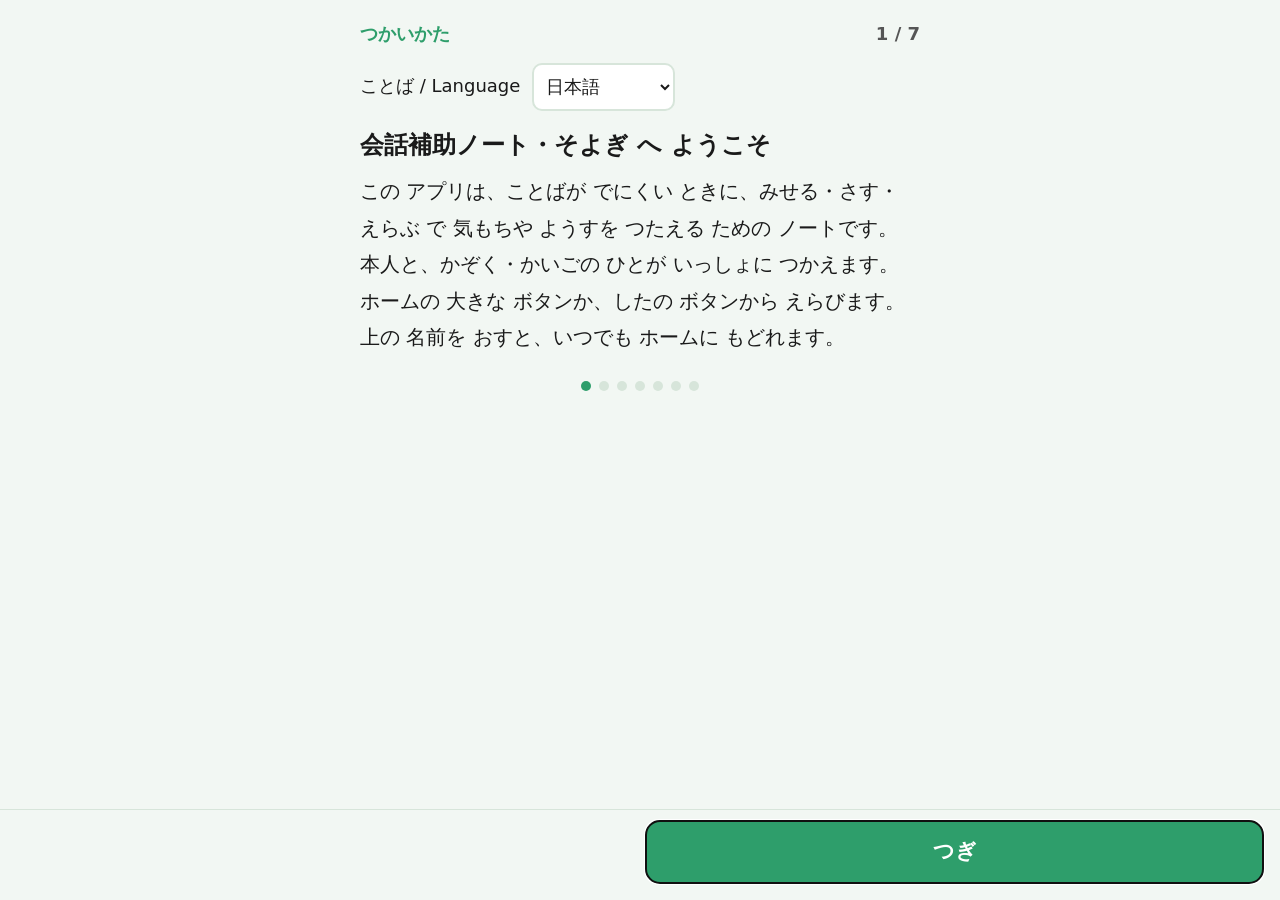
<file: index.html>
<!DOCTYPE html>
<html lang="ja">
<head>
<meta charset="UTF-8">
<meta name="viewport" content="width=device-width, initial-scale=1, viewport-fit=cover">
<meta name="theme-color" content="#2e9e6b">
<title>会話補助ノート・そよぎ</title>
<meta name="description" content="みせる・さして・つたえる、会話をたすけるノート。はい/いいえ・体調・写真・数字・文字で、話す言葉に頼らず気持ちや用事を伝えられます。完全オフライン・登録なし・広告なし・無料・12言語。">
<meta property="og:title" content="会話補助ノート・そよぎ">
<meta property="og:description" content="みせて・さして・つたえる、会話をたすけるノート。はい/いいえ・体調・写真・数字・文字で伝える。オフライン・登録なし・広告なし・無料・12言語。">
<meta property="og:type" content="website">
<meta property="og:url" content="https://kaiwa-hojo-note-web.vercel.app/">
<meta property="og:image" content="https://kaiwa-hojo-note-web.vercel.app/icons/fc-card-3x2.png">
<meta name="twitter:card" content="summary_large_image">
<!-- Farcaster Mini App 埋め込み（タイムラインで画像＋ボタン→タップで起動）🔴web側専用・Play側(www)に入れない -->
<meta name="fc:miniapp" content='{"version":"1","imageUrl":"https://kaiwa-hojo-note-web.vercel.app/icons/fc-card-3x2.png","button":{"title":"🗒️ ひらく / Open","action":{"type":"launch_miniapp","name":"会話補助ノート・そよぎ","url":"https://kaiwa-hojo-note-web.vercel.app/","splashImageUrl":"https://kaiwa-hojo-note-web.vercel.app/icons/icon-512.png","splashBackgroundColor":"#2e9e6b"}}}' />
<meta name="fc:frame" content='{"version":"1","imageUrl":"https://kaiwa-hojo-note-web.vercel.app/icons/fc-card-3x2.png","button":{"title":"🗒️ ひらく / Open","action":{"type":"launch_frame","name":"会話補助ノート・そよぎ","url":"https://kaiwa-hojo-note-web.vercel.app/","splashImageUrl":"https://kaiwa-hojo-note-web.vercel.app/icons/icon-512.png","splashBackgroundColor":"#2e9e6b"}}}' />
<link rel="manifest" href="manifest.json">
<link rel="icon" href="icons/icon-192.png">
<link rel="apple-touch-icon" href="icons/icon-192.png">
<link rel="stylesheet" href="style.css">
</head>
<body class="fs0">
<header id="hd">
  <div id="hd-title" role="button" tabindex="0">会話補助ノート・そよぎ</div>
  <div id="hd-right">
    <div id="hd-lock-wrap">
      <span id="hd-lock-hint" class="hd-lock-hint">せっていはロックを解除</span>
      <button id="hd-lock" class="hd-lock" aria-label="ロック">🔒</button>
    </div>
    <div id="lang-wrap">
      <span class="lang-label">Language</span>
      <select id="set-lang" aria-label="Language 言語">
        <option value="ja">日本語</option>
        <option value="en">English</option>
        <option value="de">Deutsch</option>
        <option value="fr">Français</option>
        <option value="es">Español</option>
        <option value="it">Italiano</option>
        <option value="pt">Português</option>
        <option value="nl">Nederlands</option>
        <option value="sv">Svenska</option>
        <option value="ko">한국어</option>
        <option value="zh">简体中文</option>
        <option value="ar">العربية</option>
      </select>
    </div>
  </div>
</header>

<main id="main">

  <!-- ホーム(既定表示・5カテゴリの入口。ヘッダーの名前タップでいつでも戻れる) -->
  <section id="scr-home" class="screen">
    <div class="home-wrap">
      <div id="home-logo" class="home-logo" aria-hidden="true">🗒️</div>
      <h1 id="home-name" class="home-name">会話補助ノート・そよぎ</h1>
      <p id="home-tagline" class="home-tagline"></p>
      <p id="home-welcome" class="home-welcome"></p>
      <!-- ホームの大ボタン(5カテゴリ・app.jsが動的生成。フッターナビと同じ行き先) -->
      <div id="home-cats" class="home-cats"></div>
    </div>
  </section>

  <!-- カテゴリ5画面(中身は screens/*.js が並行で実装。v0.1はタイトルのみのプレースホルダー) -->
  <section id="scr-yesno"  class="screen hidden placeholder-screen" data-screen="yesno"></section>
  <section id="scr-health" class="screen hidden placeholder-screen" data-screen="health"></section>
  <section id="scr-photo"  class="screen hidden placeholder-screen" data-screen="photo"></section>
  <section id="scr-number" class="screen hidden placeholder-screen" data-screen="number"></section>
  <section id="scr-kana"   class="screen hidden placeholder-screen" data-screen="kana"></section>

  <!-- せってい(作成モードでのみナビに現れる。項目は置くが動作は最小) -->
  <section id="scr-set" class="screen hidden">
    <div class="lock-row">
      <span id="lock-note" class="hint"></span>
      <div class="set-row"><span id="lbl-tapn"></span><button id="btn-tapn" class="set-btn"></button></div>
      <button id="btn-lock" class="ghost-btn lock-btn"></button>
    </div>

    <h2 id="set-h-normal" class="sec-h"></h2>
    <div class="set-row"><span id="lbl-fs"></span><button id="btn-fs" class="set-btn"></button></div>
    <div class="set-row"><span id="lbl-showtext"></span><button id="btn-showtext" class="set-btn"></button></div>
    <div class="set-row"><span id="lbl-tts"></span><button id="btn-tts" class="set-btn"></button></div>
    <div class="set-row"><span id="lbl-weakside"></span><button id="btn-weakside" class="set-btn"></button></div>
    <div class="set-row"><span id="lbl-theme"></span><button id="btn-theme" class="set-btn"></button></div>
    <div class="set-row"><span id="lbl-bgm"></span><button id="btn-bgm" class="set-btn"></button></div>
    <div class="set-row"><span id="lbl-vol"></span><button id="btn-vol" class="set-btn"></button></div>
    <!-- はじめての つかいかた を もう一度(app.js openGuide・2026-09-30) -->
    <div id="set-guide-row" class="set-row"><span id="lbl-guide"></span><button id="btn-guide" class="set-btn"></button></div>

    <h2 id="set-h-backup" class="sec-h"></h2>
    <p id="bk-hint" class="hint"></p>
    <p id="bk-size" class="hint hidden"></p>
    <div class="bk-row">
      <button id="bk-export" class="set-btn"></button>
      <button id="bk-import" class="set-btn"></button>
    </div>
    <input id="bk-file" type="file" accept="application/json,.json" class="hidden">

    <p class="credit"><a id="link-privacy" href="privacy.html"></a></p>
    <p class="credit"><a id="about-credit" href="https://soudansoyogi.com/" target="_blank" rel="noopener"></a></p>
    <p id="about-ver" class="credit"></p>
  </section>

</main>

<nav id="navbar">
  <button id="nav-yesno"  class="nav-btn" data-screen="yesno"></button>
  <button id="nav-health" class="nav-btn" data-screen="health"></button>
  <button id="nav-photo"  class="nav-btn" data-screen="photo"></button>
  <button id="nav-number" class="nav-btn" data-screen="number"></button>
  <button id="nav-kana"   class="nav-btn" data-screen="kana"></button>
  <button id="nav-set"    class="nav-btn hidden" data-screen="set"></button>
</nav>

<div id="toast" class="toast" role="status" aria-live="polite"></div>

<script src="audio.js"></script>
<script src="tap.js"></script>
<script src="i18n.js"></script>
<script src="screens/router.js"></script>
<script src="screens/yesno.js"></script>
<script src="screens/health.js"></script>
<script src="screens/photo.js"></script>
<script src="screens/number.js"></script>
<script src="screens/kana.js"></script>
<script src="app.js"></script>
<!-- Farcaster Mini App SDK・読み込み完了を通知しスプラッシュを閉じる（Farcaster外では無害にスキップ）🔴web側専用 -->
<script type="module">
  /* Farcaster の中(iframe / アプリの WebView)で開いたときだけ SDK を読む。ふつうのブラウザ・PWA では外へつながない */
  if ((window.self !== window.top) || window.ReactNativeWebView) {
    try {
      const { sdk } = await import("https://esm.sh/@farcaster/miniapp-sdk");
      await sdk.actions.ready();
    } catch (e) { /* Farcaster外では何もしない */ }
  }
</script>
</body>
</html>
</file>
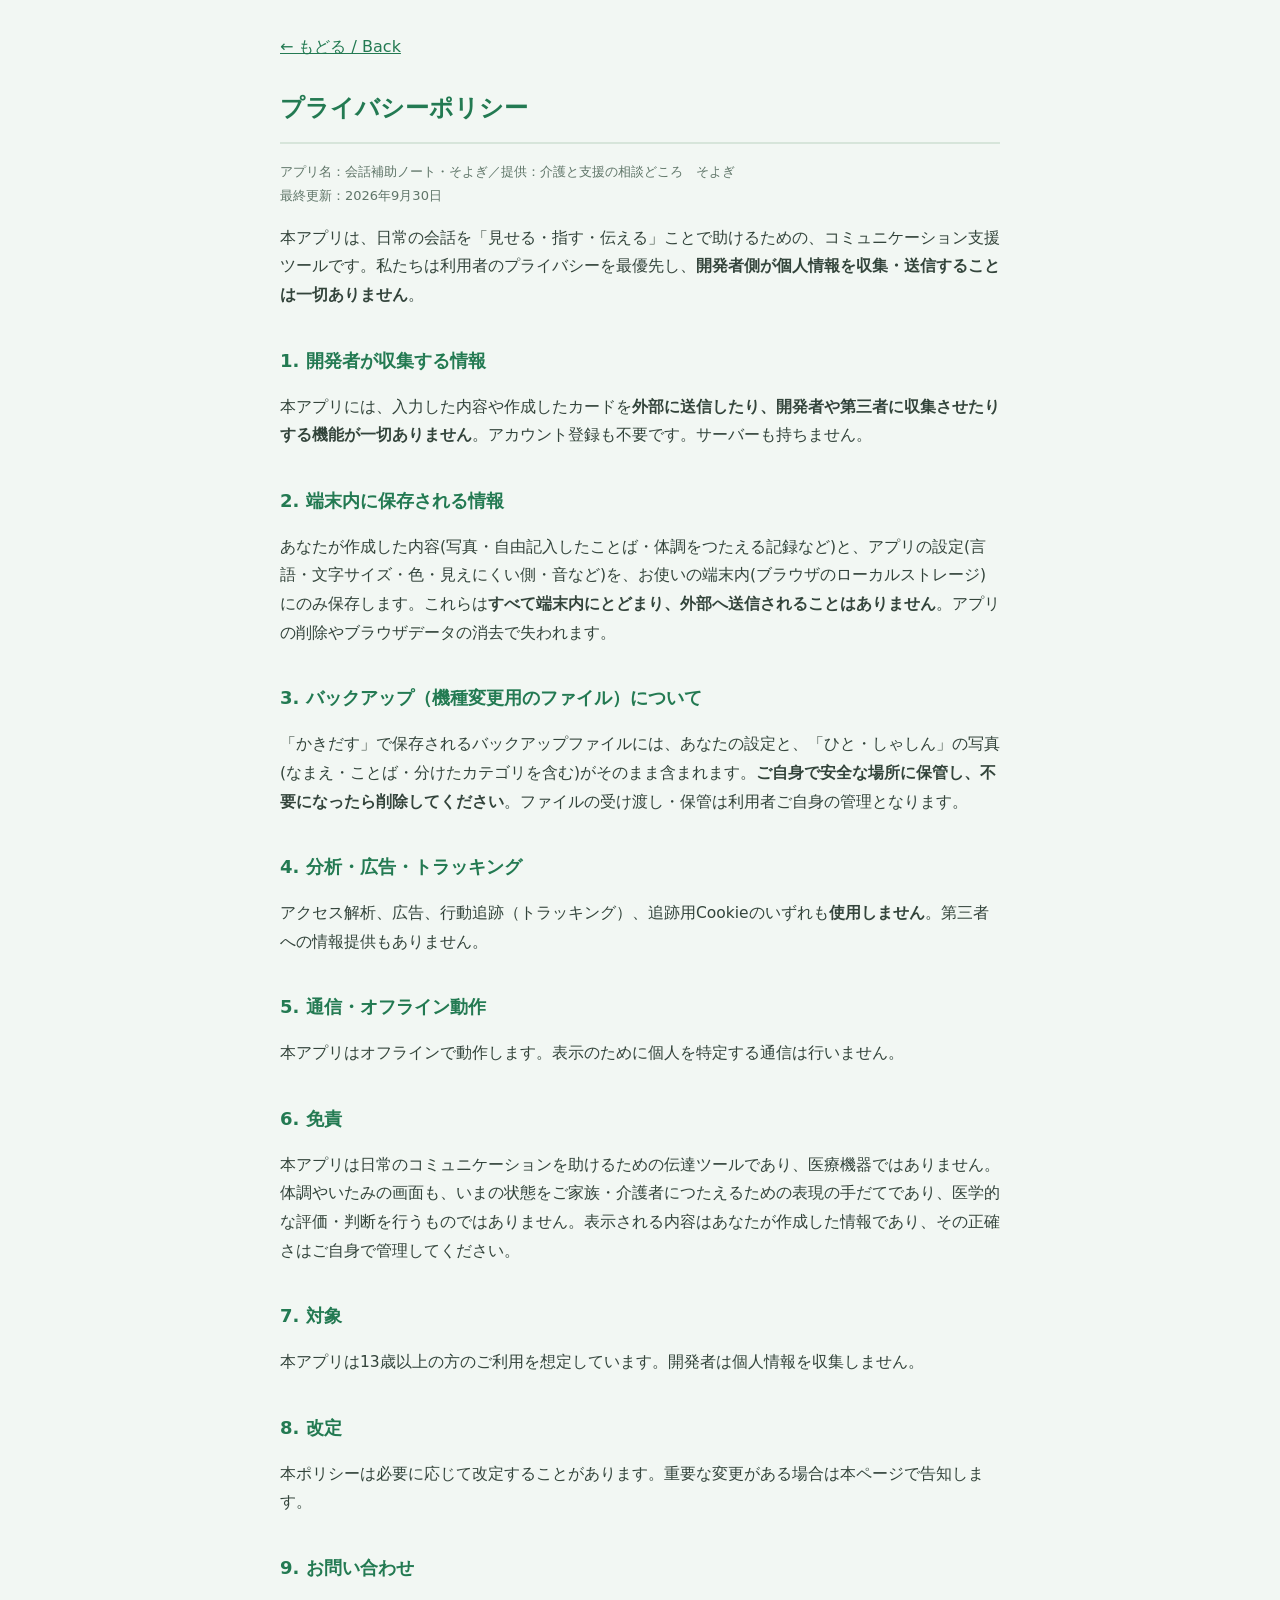
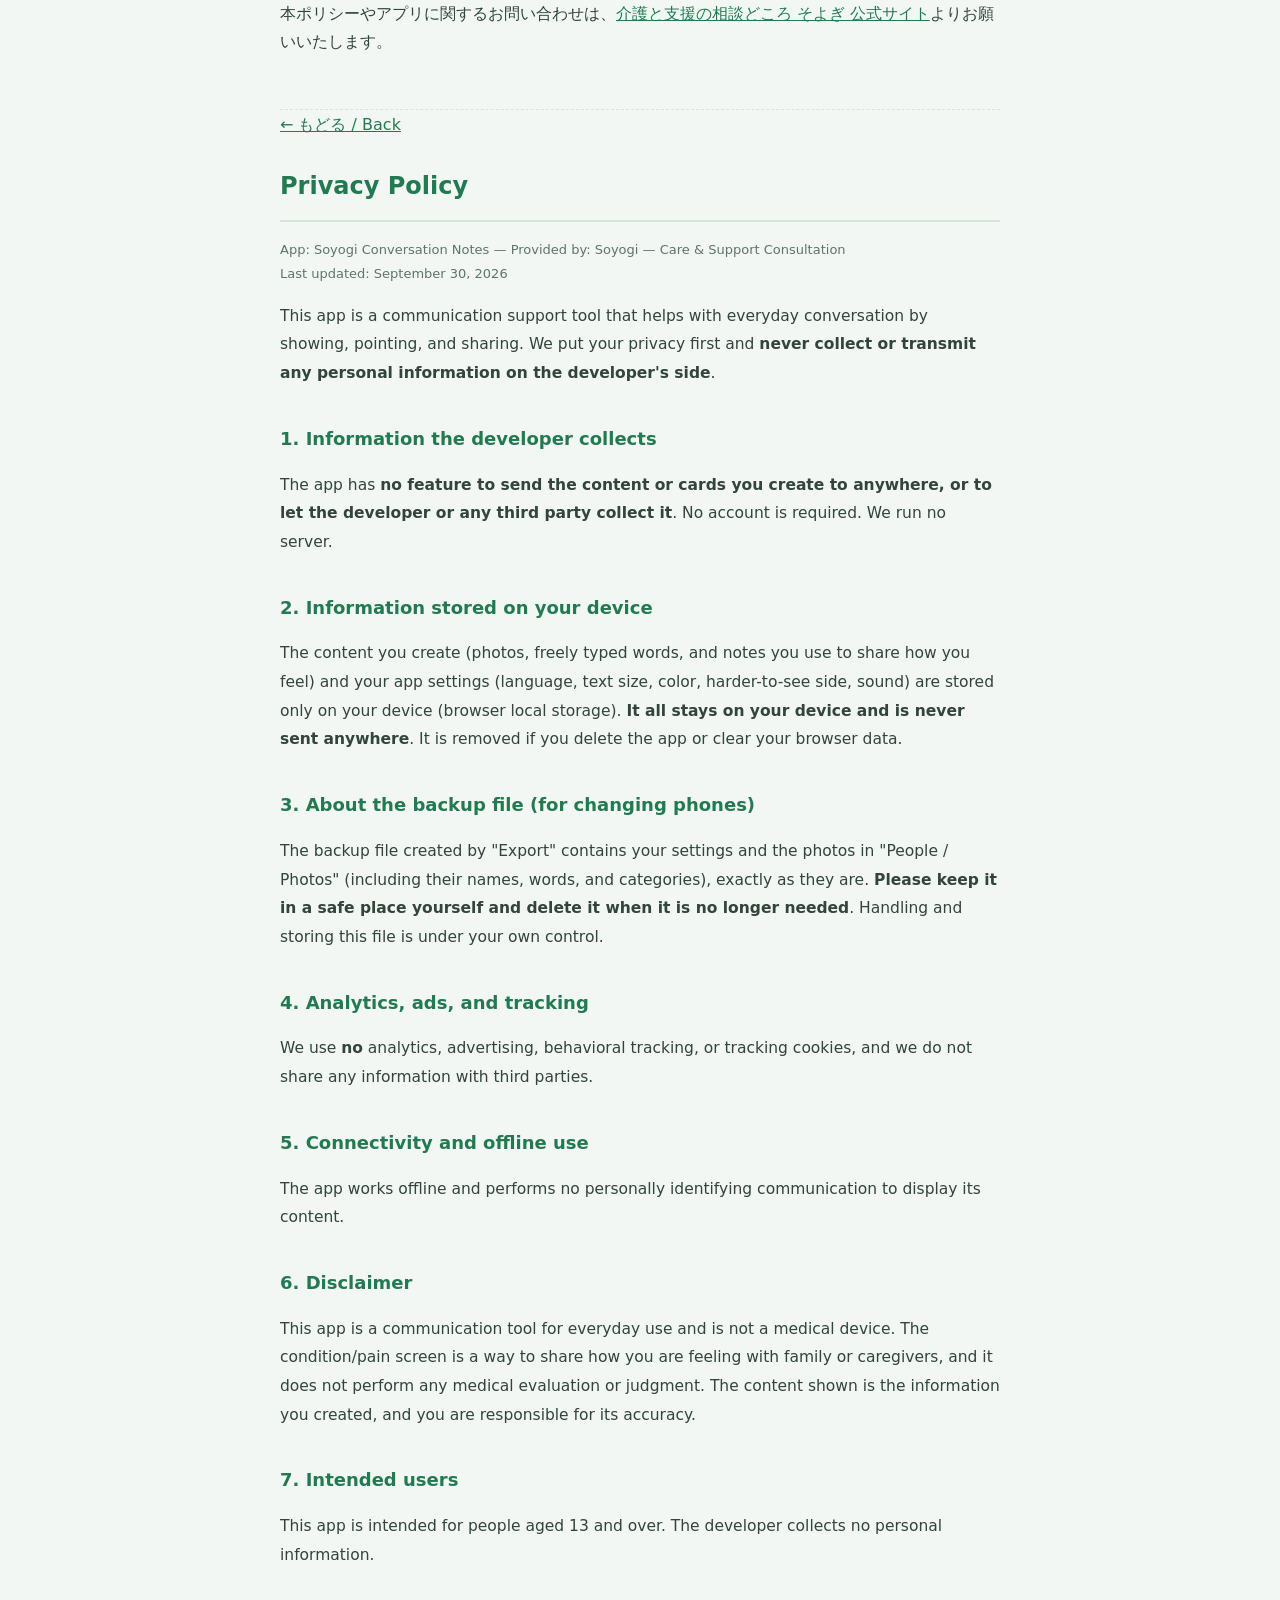
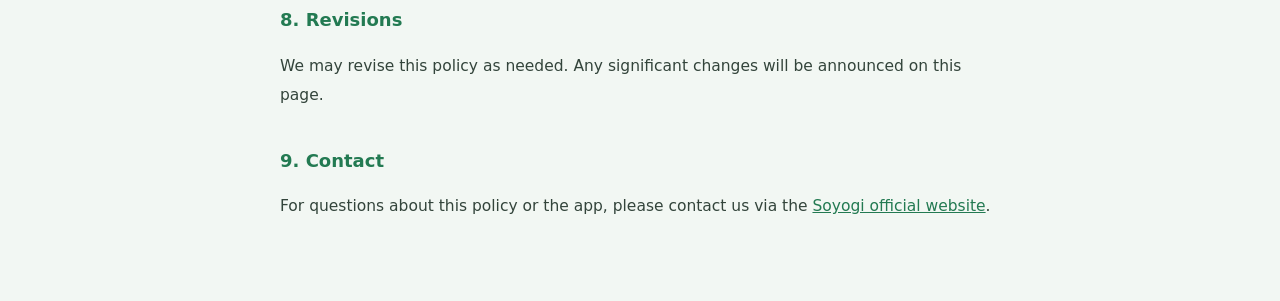
<file: privacy.html>
<!DOCTYPE html>
<html lang="ja">
<head>
<meta charset="UTF-8">
<meta name="viewport" content="width=device-width, initial-scale=1.0">
<meta name="theme-color" content="#2e9e6b">
<title>プライバシーポリシー｜会話補助ノート・そよぎ</title>
<style>
  :root{ --brand:#237a52; --ink:#33443b; --soft:#5f7568; --line:#d7e5da; --bg:#f2f7f3; }
  *{box-sizing:border-box;}
  body{ margin:0; background:var(--bg); color:var(--ink);
    font-family:"Hiragino Kaku Gothic ProN","Yu Gothic UI","Noto Sans JP","Segoe UI",system-ui,sans-serif;
    line-height:1.85; }
  main{ max-width:760px; margin:0 auto; padding:32px 20px 64px; }
  h1{ font-size:24px; color:var(--brand); border-bottom:2px solid var(--line); padding-bottom:12px; }
  h2{ font-size:18px; color:var(--brand); margin-top:34px; }
  p,li{ font-size:15.5px; }
  ul{ padding-left:22px; }
  .meta{ color:var(--soft); font-size:13px; }
  .back{ display:inline-block; margin-bottom:8px; color:var(--brand); }
  .lang-sep{ margin:52px 0 0; border:0; border-top:1px dashed var(--line); }
  a{ color:var(--brand); }
</style>
</head>
<body>
<main>
  <a class="back" href="./">← もどる / Back</a>
  <h1>プライバシーポリシー</h1>
  <p class="meta">アプリ名：会話補助ノート・そよぎ／提供：介護と支援の相談どころ　そよぎ<br>最終更新：2026年9月30日</p>

  <p>本アプリは、日常の会話を「見せる・指す・伝える」ことで助けるための、コミュニケーション支援ツールです。私たちは利用者のプライバシーを最優先し、<strong>開発者側が個人情報を収集・送信することは一切ありません</strong>。</p>

  <h2>1. 開発者が収集する情報</h2>
  <p>本アプリには、入力した内容や作成したカードを<strong>外部に送信したり、開発者や第三者に収集させたりする機能が一切ありません</strong>。アカウント登録も不要です。サーバーも持ちません。</p>

  <h2>2. 端末内に保存される情報</h2>
  <p>あなたが作成した内容(写真・自由記入したことば・体調をつたえる記録など)と、アプリの設定(言語・文字サイズ・色・見えにくい側・音など)を、お使いの端末内(ブラウザのローカルストレージ)にのみ保存します。これらは<strong>すべて端末内にとどまり、外部へ送信されることはありません</strong>。アプリの削除やブラウザデータの消去で失われます。</p>

  <h2>3. バックアップ（機種変更用のファイル）について</h2>
  <p>「かきだす」で保存されるバックアップファイルには、あなたの設定と、「ひと・しゃしん」の写真(なまえ・ことば・分けたカテゴリを含む)がそのまま含まれます。<strong>ご自身で安全な場所に保管し、不要になったら削除してください</strong>。ファイルの受け渡し・保管は利用者ご自身の管理となります。</p>

  <h2>4. 分析・広告・トラッキング</h2>
  <p>アクセス解析、広告、行動追跡（トラッキング）、追跡用Cookieのいずれも<strong>使用しません</strong>。第三者への情報提供もありません。</p>

  <h2>5. 通信・オフライン動作</h2>
  <p>本アプリはオフラインで動作します。表示のために個人を特定する通信は行いません。</p>

  <h2>6. 免責</h2>
  <p>本アプリは日常のコミュニケーションを助けるための伝達ツールであり、医療機器ではありません。体調やいたみの画面も、いまの状態をご家族・介護者につたえるための表現の手だてであり、医学的な評価・判断を行うものではありません。表示される内容はあなたが作成した情報であり、その正確さはご自身で管理してください。</p>

  <h2>7. 対象</h2>
  <p>本アプリは13歳以上の方のご利用を想定しています。開発者は個人情報を収集しません。</p>

  <h2>8. 改定</h2>
  <p>本ポリシーは必要に応じて改定することがあります。重要な変更がある場合は本ページで告知します。</p>

  <h2>9. お問い合わせ</h2>
  <p>本ポリシーやアプリに関するお問い合わせは、<a href="https://soudansoyogi.com/" target="_blank" rel="noopener noreferrer">介護と支援の相談どころ そよぎ 公式サイト</a>よりお願いいたします。</p>

  <hr class="lang-sep">

  <a class="back" href="./">← もどる / Back</a>
  <h1>Privacy Policy</h1>
  <p class="meta">App: Soyogi Conversation Notes — Provided by: Soyogi — Care &amp; Support Consultation<br>Last updated: September 30, 2026</p>

  <p>This app is a communication support tool that helps with everyday conversation by showing, pointing, and sharing. We put your privacy first and <strong>never collect or transmit any personal information on the developer's side</strong>.</p>

  <h2>1. Information the developer collects</h2>
  <p>The app has <strong>no feature to send the content or cards you create to anywhere, or to let the developer or any third party collect it</strong>. No account is required. We run no server.</p>

  <h2>2. Information stored on your device</h2>
  <p>The content you create (photos, freely typed words, and notes you use to share how you feel) and your app settings (language, text size, color, harder-to-see side, sound) are stored only on your device (browser local storage). <strong>It all stays on your device and is never sent anywhere</strong>. It is removed if you delete the app or clear your browser data.</p>

  <h2>3. About the backup file (for changing phones)</h2>
  <p>The backup file created by "Export" contains your settings and the photos in "People / Photos" (including their names, words, and categories), exactly as they are. <strong>Please keep it in a safe place yourself and delete it when it is no longer needed</strong>. Handling and storing this file is under your own control.</p>

  <h2>4. Analytics, ads, and tracking</h2>
  <p>We use <strong>no</strong> analytics, advertising, behavioral tracking, or tracking cookies, and we do not share any information with third parties.</p>

  <h2>5. Connectivity and offline use</h2>
  <p>The app works offline and performs no personally identifying communication to display its content.</p>

  <h2>6. Disclaimer</h2>
  <p>This app is a communication tool for everyday use and is not a medical device. The condition/pain screen is a way to share how you are feeling with family or caregivers, and it does not perform any medical evaluation or judgment. The content shown is the information you created, and you are responsible for its accuracy.</p>

  <h2>7. Intended users</h2>
  <p>This app is intended for people aged 13 and over. The developer collects no personal information.</p>

  <h2>8. Revisions</h2>
  <p>We may revise this policy as needed. Any significant changes will be announced on this page.</p>

  <h2>9. Contact</h2>
  <p>For questions about this policy or the app, please contact us via the <a href="https://soudansoyogi.com/" target="_blank" rel="noopener noreferrer">Soyogi official website</a>.</p>
</main>
</body>
</html>
</file>
<file: style.css>
/* 会話補助ノート・そよぎ スタイル(v0.1・骨組み)
   ・そよぎブランド4色(明るい緑/水色/白/黒) = 4テーマ(body data-theme)。そよぎ式スケジューラーと同じ変数構成
   ・成人の尊厳を保つ落ち着いたトーン(派手な原色・キャラ演出はしない)。装飾目的の色は使わず機能色のみ
   ・でか文字・大ボタン(44px以上)・.pressing の沈み込み(tap.js連動)・1画面1メッセージ
   ・カテゴリ画面の中身は各担当が実装するため、ここでは共通の骨組み(見出し・placeholder文)だけを用意する */
:root{
  --brand:#2e9e6b;
  --bg:#f2f7f3;
  --ink:#1a1a1a;
  --card:#ffffff;
  --line:#d7e5da;
  --sub:#555;
  --on-brand:#fff;   /* ブランド色の地に載せる文字色(ダークだけ濃色) */
}
body[data-theme="aqua"]{ --brand:#2b8fb5; --bg:#eff7fa; --line:#cfe5ee; }
body[data-theme="white"]{ --brand:#3d8a63; --bg:#ffffff; --card:#f7f9f8; --line:#e2e6e4; }
body[data-theme="dark"]{
  --brand:#43c08a; --bg:#191d1b; --card:#242a27; --ink:#f2f2f2; --line:#3a423e; --sub:#b5bdb8;
  --on-brand:#0b1f16;
}

*{ box-sizing:border-box; -webkit-tap-highlight-color:transparent; }
html,body{ margin:0; }
/* シェルは縦フレックス(ヘッダー=上固定 / 中央=スクロール / 下部ナビ=下固定)。
   height は 100dvh(ブラウザのバー増減に追従・特大文字fs2でも下端ボタンまで届く)。
   body 自身はスクロールさせず、中央 #main だけを overflow-y:auto でスクロールする。 */
body{
  font-family:"Hiragino Sans","Yu Gothic UI","Noto Sans JP",system-ui,sans-serif;
  background:var(--bg); color:var(--ink);
  line-height:1.6;
  height:100vh;      /* 古い環境のフォールバック */
  height:100dvh;     /* 動的ビューポート(対応環境はこちらが優先) */
  display:flex;
  flex-direction:column;
  overflow:hidden;   /* ページ全体はスクロールしない=固定枠。スクロールは #main だけ */
}
/* 文字サイズ3段階(せっていで切替・body class) */
body.fs0{ font-size:18px; }
body.fs1{ font-size:21px; }
body.fs2{ font-size:25px; }

header#hd{
  background:var(--brand); color:var(--on-brand);
  /* 上の余白に safe-area を足す(エッジtoエッジで画面がステータスバーの下まで描かれるため、
     固定pxのままだとタイトル/言語セレクトが時計と重なる) */
  padding:calc(20px + env(safe-area-inset-top)) 16px 12px; font-weight:700; font-size:19px;   /* 🔴ヘッダーのchrome(タイトル/鍵/言語)は固定サイズ=fs2でも肥大させない(横あふれ防止)。拡大するのは本文=#mainだけ。ラベル+コントロールの縦積みで高さが出る(ヒロ2026-07-25) */
  display:flex; align-items:center; justify-content:space-between; gap:14px;
  flex-shrink:0; overflow:hidden;   /* 上に固定(縮まない)＋横あふれをクリップ */
}
#hd-title{ flex:1; min-width:2.5em; overflow:hidden; text-overflow:ellipsis; white-space:nowrap; }
#hd-right{ display:flex; align-items:flex-end; gap:16px; flex-shrink:0; }   /* 右側=[説明/🔒]と[Language/セレクト]の2縦積みを下ぞろえ */
.hd-lock{
  min-height:40px; min-width:40px; padding:0 8px;
  border:none; border-radius:8px; background:rgba(255,255,255,.22); color:var(--on-brand);
  font-size:1.15em; font-family:inherit;
}
/* 鍵＋その下の案内を縦積み(初見でせっていに辿り着けず積むのを防ぐ。鍵の下=見やすい・ヒロ2026-07-25) */
#hd-lock-wrap{ display:flex; flex-direction:column; align-items:center; gap:3px; flex-shrink:0; }
/* 案内の文字: .55em(約10px)では読みにくかった → .72em(約14px・2026-10-30)。
   幅は約85px で折り返す(前は約78px)。幅320px でも横にはみ出さないよう、狭い画面では右側の すきまを 16→8px に */
.hd-lock-hint{
  font-size:.72em; font-weight:700; line-height:1.25; color:var(--on-brand);
  max-width:6.2em; text-align:center; white-space:normal;
}
@media (max-width:380px){ #hd-right{ gap:8px; } }
.hd-lock-hint.hidden{ display:none; }
#lang-wrap{ display:flex; flex-direction:column; align-items:center; gap:3px; flex-shrink:0; }  /* [Language ラベル(常時・英語)]の下に[セレクト] */
.lang-label{ font-size:.72em; font-weight:700; color:var(--on-brand); line-height:1; letter-spacing:.02em; }
#hd #set-lang{
  min-height:40px; font-size:.95em; font-family:inherit;
  border:none; border-radius:8px; padding:2px 6px;
  background:#fff; color:var(--ink);
}

/* 中央のコンテンツ領域だけがスクロールする(flex:1 + min-height:0 が必須。
   min-height:0 が無いとフレックス子が縮まずスクロールしない)。fs2でも下端まで到達できる。 */
#main{
  flex:1 1 auto; min-height:0; overflow-y:auto;
  -webkit-overflow-scrolling:touch;
  width:100%; max-width:680px; margin:0 auto; padding:16px;
}
.screen.hidden, .hidden{ display:none; }
.scr-title{ font-size:1.3em; margin:0 0 10px; }
.sec-h{ font-size:1.05em; margin:24px 0 8px; }
.hint{ color:var(--sub); font-size:.92em; }

/* ======== ホーム ======== */
.home-wrap{
  display:flex; flex-direction:column; align-items:center; text-align:center;
  gap:10px; padding:6vh 8px 4vh;   /* 大ボタンを載せるぶん上の余白を控えめに(ロゴ/名前/タグラインは残す) */
}
.home-logo{ font-size:4em; line-height:1; }
.home-name{ font-size:1.4em; margin:0; }
.home-tagline{ color:var(--sub); margin:0; }
.home-welcome{ font-weight:700; margin:18px 0 4px; }

/* ホームの大ボタン(5カテゴリ)。大きなタップ対象・文字サイズ(fs)にemで追従・
   落ち着いたトーン(枠付きカード・機能色のみ)。ラベルは nav.* を流用。フッターナビと同じ行き先。 */
.home-cats{
  width:100%; max-width:440px; margin:8px auto 0;
  display:flex; flex-direction:column; gap:14px;
}
.home-cat-btn{
  width:100%; min-height:72px; padding:14px 20px;
  display:flex; align-items:center; gap:16px;
  border:2px solid var(--brand); background:var(--card); color:var(--ink);
  border-radius:18px; font-family:inherit; text-align:left;
}
.home-cat-ic{ font-size:1.9em; line-height:1; flex:none; width:1.5em; text-align:center; }
.home-cat-label{ font-size:1.25em; font-weight:700; }

/* ======== カテゴリ画面(共通の骨組み。中身は各担当が実装) ======== */
.placeholder-screen{
  min-height:40vh; display:flex; flex-direction:column;
  align-items:flex-start; justify-content:flex-start;
}
.placeholder-note{
  color:var(--sub); background:var(--card); border:1.5px dashed var(--line);
  border-radius:12px; padding:14px 16px; width:100%;
}

/* ======== せってい ======== */
.lock-row{
  display:flex; flex-direction:column; gap:10px;
  padding-bottom:16px; margin-bottom:6px; border-bottom:1px solid var(--line);
}
.lock-btn{ align-self:flex-start; min-height:52px; }
.set-row{
  display:flex; justify-content:space-between; align-items:center;
  min-height:56px; gap:12px; border-bottom:1px solid var(--line);
}
.set-btn{
  min-width:120px; min-height:48px; font-size:1em; font-family:inherit;
  border:2px solid var(--brand); background:var(--card); color:var(--ink);
  border-radius:10px;
}
.ghost-btn{
  min-height:52px; padding:0 16px; background:var(--card); color:var(--sub);
  border:2px solid var(--line); border-radius:14px; font-size:1em; font-weight:700; font-family:inherit;
}
.bk-row{ display:flex; gap:12px; }
.bk-row .set-btn{ flex:1; }
input[type="file"].hidden{ display:none; }
.credit{ color:var(--sub); margin-top:20px; text-align:center; }
.credit a{ color:var(--brand); text-decoration:underline; display:inline-block; padding:8px 4px; }

/* ======== ナビ(下部・5カテゴリ固定+せってい(作成モード時のみ)) ======== */
#navbar{
  flex-shrink:0; display:flex;   /* 下に固定(縮まない・フレックス末尾)。中身・見た目はそのまま */
  background:var(--card); border-top:2px solid var(--line);
  padding-bottom:env(safe-area-inset-bottom);
}
.nav-btn{
  flex:1; min-height:64px; min-width:44px; border:none; background:none;
  font-size:.95em; font-weight:700; font-family:inherit; color:var(--sub);
  border-top:4px solid transparent; padding:4px 2px;
}
.nav-btn.active{ color:var(--brand); border-top-color:var(--brand); }
.nav-btn.hidden{ display:none; }

/* tap.js の押下フィードバック */
.pressing{ transform:scale(.97); filter:brightness(.94); }

/* トースト
   🔴 targetSdk36(Android15+)はエッジtoエッジ強制で、画面がナビゲーションバーの下まで描かれる。
   bottom が固定pxだとその分だけ本来より下寄りに出るため、safe-area を足して位置を合わせる。 */
.toast{
  position:fixed; bottom:calc(96px + env(safe-area-inset-bottom)); left:50%; transform:translateX(-50%);
  background:#333; color:#fff; padding:10px 18px; border-radius:999px;
  opacity:0; transition:opacity .25s; pointer-events:none; z-index:60; max-width:88%;
}
.toast.show{ opacity:1; }

/* アプリの中の確かめの窓(Play版だけ・app.js askBox・2026-09-30)。しゃしんの全画面(z-index 300)より上。
   body の中に出すので、もじの大きさ(fs0〜2)の設定どおりの大きさになる */
.ask-ov{
  position:fixed; inset:0; z-index:360; background:rgba(0,0,0,.55);
  display:flex; align-items:center; justify-content:center;
  padding:calc(16px + env(safe-area-inset-top)) max(16px, env(safe-area-inset-right))
          calc(16px + env(safe-area-inset-bottom)) max(16px, env(safe-area-inset-left));
}
.ask-box{ background:var(--card); color:var(--ink); border:2px solid var(--line); border-radius:16px; padding:20px 16px 16px; width:min(100%, 460px); max-height:100%; overflow-y:auto; }
.ask-msg{ font-size:1.15em; font-weight:700; line-height:1.55; margin:0 0 18px; word-break:keep-all; overflow-wrap:anywhere; white-space:pre-wrap; }   /* 分かち書きの空白で折る(語の途中で切らない) */
.ask-row{ display:flex; flex-wrap:wrap; gap:10px; }
.ask-btn{
  flex:1 1 7em; min-height:56px; padding:0 16px; font-size:1.1em; font-weight:700; font-family:inherit;
  border:2px solid var(--line); background:var(--card); color:var(--ink); border-radius:14px;
}
.ask-btn.ask-yes{ border-color:var(--brand); background:var(--brand); color:var(--on-brand); }

/* はじめての つかいかた(app.js openGuide・2026-09-30)。全画面(ヘッダー・下のナビ・しゃしんの全画面 z300 より上/確かめの窓 z360 より下)。
   ボタンは下に固定した帯(地の色つき=長いページでも本文が透けない)。案内の下の余白は帯より高くして、最後の行が帯に隠れない */
.guide-ov{
  position:fixed; inset:0; z-index:350; background:var(--bg); color:var(--ink);
  overflow-y:auto; -webkit-overflow-scrolling:touch;
  padding:calc(20px + env(safe-area-inset-top)) max(16px, env(safe-area-inset-right))
          calc(128px + env(safe-area-inset-bottom)) max(16px, env(safe-area-inset-left));
}
.guide-box{ width:min(100%, 560px); margin:0 auto; }
.guide-top{ display:flex; justify-content:space-between; align-items:baseline; gap:12px; }
.guide-title{ margin:0; font-weight:800; color:var(--brand); }
.guide-step{ margin:0; color:var(--sub); font-weight:700; white-space:nowrap; unicode-bidi:isolate; }   /* 向きは app.js が dir で決める(ar で「7 / 1」にしない) */
.guide-lang{ display:flex; align-items:center; flex-wrap:wrap; gap:8px 12px; margin:14px 0 0; }
.guide-lang select{ min-height:48px; font-size:1em; font-family:inherit; border:2px solid var(--line); border-radius:10px; background:var(--card); color:var(--ink); padding:2px 8px; }
.guide-h{ font-size:1.35em; line-height:1.45; margin:16px 0 12px; word-break:keep-all; overflow-wrap:anywhere; }
.guide-p{ font-size:1.1em; line-height:1.85; margin:0; white-space:pre-line; word-break:keep-all; overflow-wrap:anywhere; }
html[lang="zh"] .guide-h, html[lang="zh"] .guide-p{ word-break:normal; }   /* 中国語は字の間で折る(keep-all だと句読点まで折れない) */
.guide-dots{ display:flex; justify-content:center; flex-wrap:wrap; gap:8px; margin:24px 0 0; }
.guide-dot{ width:10px; height:10px; border-radius:50%; background:var(--line); }
.guide-dot.on{ background:var(--brand); }
.guide-row{
  position:fixed; z-index:351; display:flex; gap:10px; left:0; right:0; bottom:0;
  padding:10px max(16px, env(safe-area-inset-right)) calc(16px + env(safe-area-inset-bottom)) max(16px, env(safe-area-inset-left));
  background:var(--bg); border-top:1px solid var(--line);
}
.guide-btn{
  flex:1 1 0; min-width:0; min-height:64px; padding:4px 10px;
  font-size:min(1.15em, 6vw); font-weight:700; font-family:inherit; line-height:1.25; overflow-wrap:anywhere;   /* 幅360px・もじ とても大きい でも「Commencer」などが切れない */
  border:2px solid var(--brand); border-radius:14px; background:var(--card); color:var(--ink);
}
.guide-btn.guide-next{ background:var(--brand); color:var(--on-brand); }
</file>
